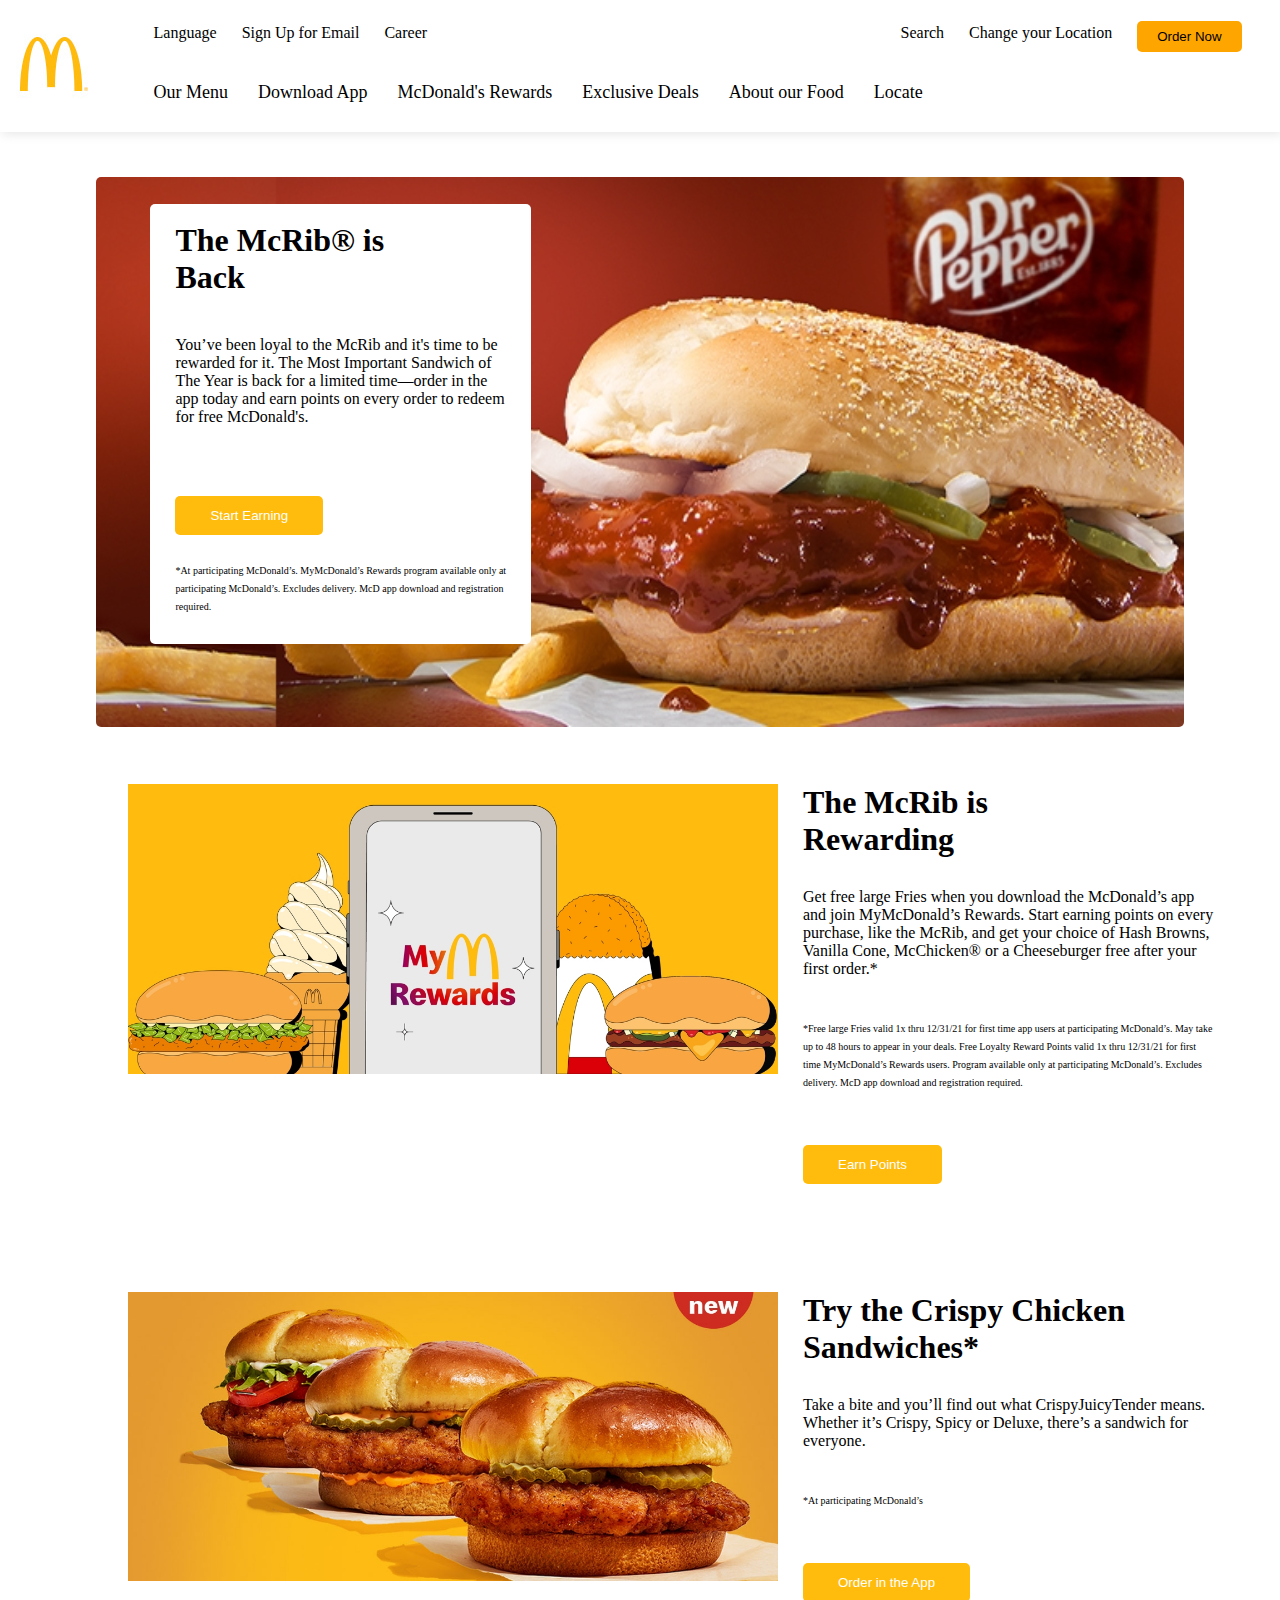
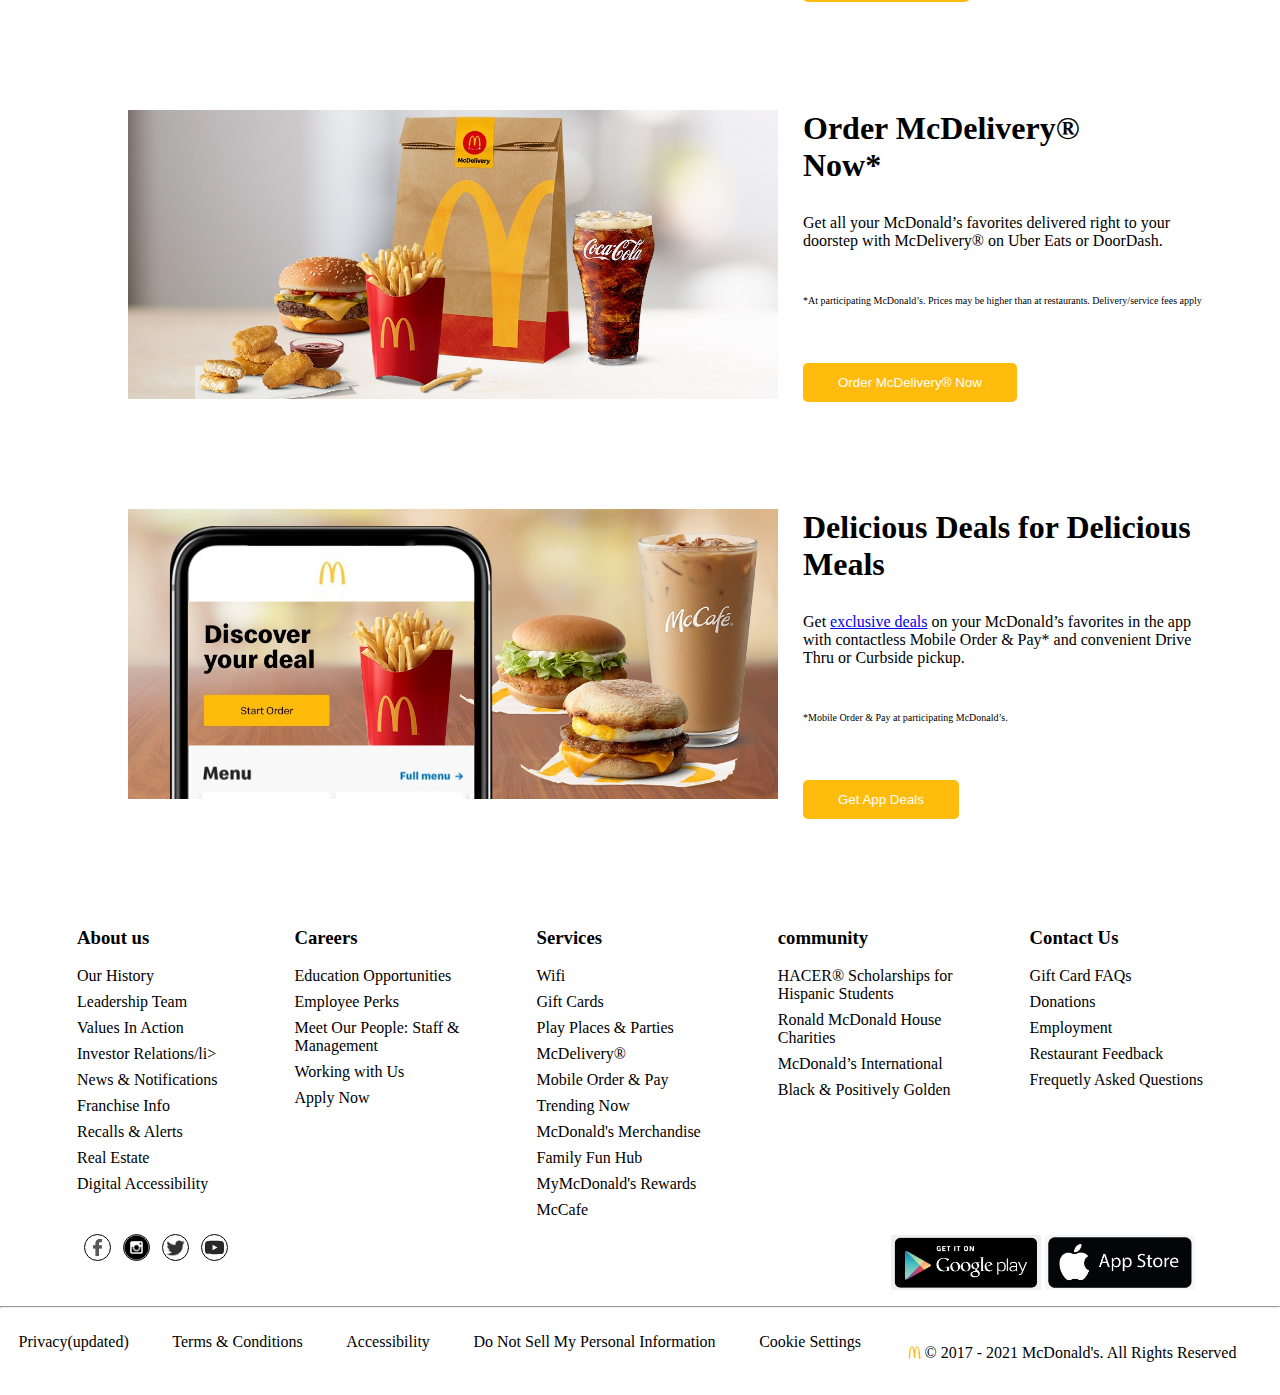
<file: index.html>
<!DOCTYPE html>
<html lang="en">
<head>
    <meta charset="UTF-8">
    <meta http-equiv="X-UA-Compatible" content="IE=edge">
    <meta name="viewport" content="width=device-width, initial-scale=1.0">
    <title>McDonald's: Burgers, Fries & more. Quality Ingredients</title>
    <link rel="stylesheet" href="style.css">
</head>
<body>
    <nav class="navigation">
        <div class="logo">
            <img src="./images/logo.jpg" alt="logo">
        </div>
        <div class="menu-list">
            <div class="menu-1">
                <ul class="menu1-list1">
                    <li><a class="menu1-links" href="#">Language</a></li>
                    <li><a class="menu1-links" href="#">Sign Up for Email</a></li>
                    <li><a class="menu1-links" href="#">Career</a></li>
                </ul>
                <ul class="menu1-list2">
                    <li><a class="menu1-links" href="#">Search</a></li>
                    <li><a class="menu1-links" href="#">Change your Location</a></li>
                    <button>Order Now</button>
                </ul>
            </div>
            <div class="menu-2">
                <ul class="menu2-list">
                    <li><a class="menu2-links" href="#">Our Menu</a></li>
                    <li><a class="menu2-links" href="./pages/download-app.html">Download App</a></li>
                    <li><a class="menu2-links" href="#">McDonald's Rewards</a></li>
                    <li><a class="menu2-links" href="./pages/deals.html">Exclusive Deals</a></li>
                    <li><a class="menu2-links" href="#">About our Food</a></li>
                    <li><a class="menu2-links" href="#">Locate</a></li>
                </ul>
            </div>
        </div>
    </nav>
    <div class="banner">
        <div class="banner-text">
           <div class="text-container">
                <h2>
                    The McRib® is <br> Back
                </h2>
                <p>
                    You’ve been loyal to the McRib and it's time to be rewarded for it.
                     The Most Important Sandwich of The Year is back for a limited time—order
                      in the app today and earn points on every order to redeem for free McDonald's.
                </p>
                <button>Start Earning</button>
                <br>
                <small class="inner-text">
                    *At participating McDonald’s. MyMcDonald’s Rewards program available only at 
                    participating McDonald’s. Excludes delivery. McD app download and registration 
                    required.
                </small>
            </div>
        </div>
    </div>
    <div class="banner2">
        <div class="banner-img">
            <img src="./images/img1.jpg" alt="mcRib-reward">
        </div>
        <div class="banner2-text">
            <div>
                <h2>
                    The McRib is<br> Rewarding
                </h2>
                <p>
                    Get free large Fries when you download the McDonald’s app 
                    and join MyMcDonald’s Rewards. Start earning points on every purchase, 
                    like the McRib, and get your choice of Hash Browns, Vanilla Cone, 
                    McChicken® or a Cheeseburger free after your first order.*
                </p>
                <small class="inner-text">
                    *Free large Fries valid 1x thru 12/31/21 for first time app users at 
                    participating McDonald’s. May take up to 48 hours to appear in your deals. 
                    Free Loyalty Reward Points valid 1x thru 12/31/21 for first time MyMcDonald’s 
                    Rewards users. Program available only at participating McDonald’s. 
                    Excludes delivery.  
                    McD app download and registration required.
                </small>
                <br>
                <button>Earn Points</button>
            </div>
        </div>
    </div>
    <div class="banner2">
        <div class="banner-img">
            <img src="./images/img3.jpg" alt="mcRib-reward">
        </div>
        <div class="banner2-text">
            <div>
                <h2>
                    Try the Crispy Chicken<br> Sandwiches*
                </h2>
                <p>
                    Take a bite and you’ll find out what CrispyJuicyTender means.
                     Whether it’s Crispy, Spicy or Deluxe, there’s a sandwich for everyone.
                </p>
                <small class="inner-text">
                    *At participating McDonald’s
                </small>
                <br>
                <button>Order in the App</button>
            </div>
        </div>
    </div>
    <div class="banner2">
        <div class="banner-img">
            <img src="./images/img2.jpg" alt="mcRib-reward">
        </div>
        <div class="banner2-text">
            <div>
                <h2>
                    Order McDelivery®<br> Now*
                </h2>
                <p>
                    Get all your McDonald’s favorites delivered right to your doorstep with 
                    McDelivery® on Uber Eats or DoorDash.
                </p>
                <small class="inner-text">
                    *At participating McDonald’s. Prices may be higher than at restaurants. 
                    Delivery/service fees apply
                </small>
                <br>
                <button>Order McDelivery® Now</button>
            </div>
        </div>
    </div>
    <div class="banner2">
        <div class="banner-img">
            <img src="./images/img4.jpg" alt="mcRib-reward">
        </div>
        <div class="banner2-text">
            <div>
                <h2>
                    Delicious Deals for Delicious<br> Meals
                </h2>
                <p>Get <a href="#">exclusive deals</a>&nbsp;on your McDonald’s 
                    favorites in the app with contactless Mobile Order &amp; Pay* and convenient 
                    Drive Thru or Curbside pickup.</p>
                <small class="inner-text">
                    *Mobile Order & Pay at participating McDonald’s.
                </small>
                <br>
                <button>Get App Deals</button>
            </div>
        </div>
    </div>
    <div class="footer">
            <ul>
                <h3>About us</h3>
                <br>
                <li>Our History</li>
                <li>Leadership Team</li>
                <li>Values In Action</li>
                <li>Investor Relations/li>
                <li>News & Notifications</li>
                <li>Franchise Info</li>
                <li>Recalls & Alerts</li>
                <li>Real Estate</li>
                <li>Digital Accessibility</li>
            </ul>
            <ul>
                <h3>Careers</h3>
                <br>
                <li>Education Opportunities</li>
                <li>Employee Perks</li>
                <li>Meet Our People: Staff &<br> Management</li>
                <li>Working with Us</li>
                <li>Apply Now</li>
            </ul>
            <ul>
                <h3>Services</h3>
                <br>
                <li>Wifi</li>
                <li>Gift Cards</li>
                <li>Play Places & Parties</li>
                <li>McDelivery®</li>
                <li>Mobile Order & Pay</li>
                <li>Trending Now</li>
                <li>McDonald's Merchandise</li>
                <li>Family Fun Hub</li>
                <li>MyMcDonald's Rewards</li>
                <li>McCafe</li>
            </ul>
            <ul>
                <h3>community</h3>
                <br>
                <li>HACER® Scholarships for<br>
                     Hispanic Students</li>
                <li>Ronald McDonald House<br>
                     Charities</li>
                <li>McDonald’s International</li>
                <li>Black & Positively Golden</li>
            </ul>
            <ul>
                <h3>Contact Us</h3>
                <br>
                <li>Gift Card FAQs</li>
                <li>Donations</li>
                <li>Employment</li>
                <li>Restaurant Feedback</li>
                <li>Frequetly Asked Questions</li>
            </ul>
    </div>
    <div class="footer">
        <div class="icons">
        <div class="social">
            <ul class="social-icons">
                <li>
                    <img src="./images/PngItem_5191996.png" width="25px" height="25px" style="margin: 0;" alt="">
                    <img src="./images/download.png" width="25px" height="25px" style="margin: 0;" alt="">
                    <img src="./images/twitter-1722376-1466162.png" width="25px" height="25px" style="margin: 0;" alt="">
                    <img src="./images/YouTube-Icon-Almost-Black-Logo.wine.svg" width="25px" height="25px" style="margin: 0;" alt="">
                </li>
            </ul>
        </div>
        <div class="stores">
            <button class="play-store"></button>
            <button class="apple-store"></button>
        </div>
        </div>
    </div>
        <hr>
    <ul class="copyright">
        <li><a href="#">Privacy(updated)</a></li>
        <li><a href="#">Terms & Conditions</a></li>
        <li><a href="#">Accessibility</a></li>
        <li><a href="#">Do Not Sell My Personal Information</a></li>
        <li><a href="#">Cookie Settings</a></li>
        <li><a href="#"><img src="./images/logo.jpg" height="25px" alt="footer logo">&copy; 2017 - 2021 McDonald's. All Rights Reserved</a></li>
    </ul>    
</body>
</html>
</file>
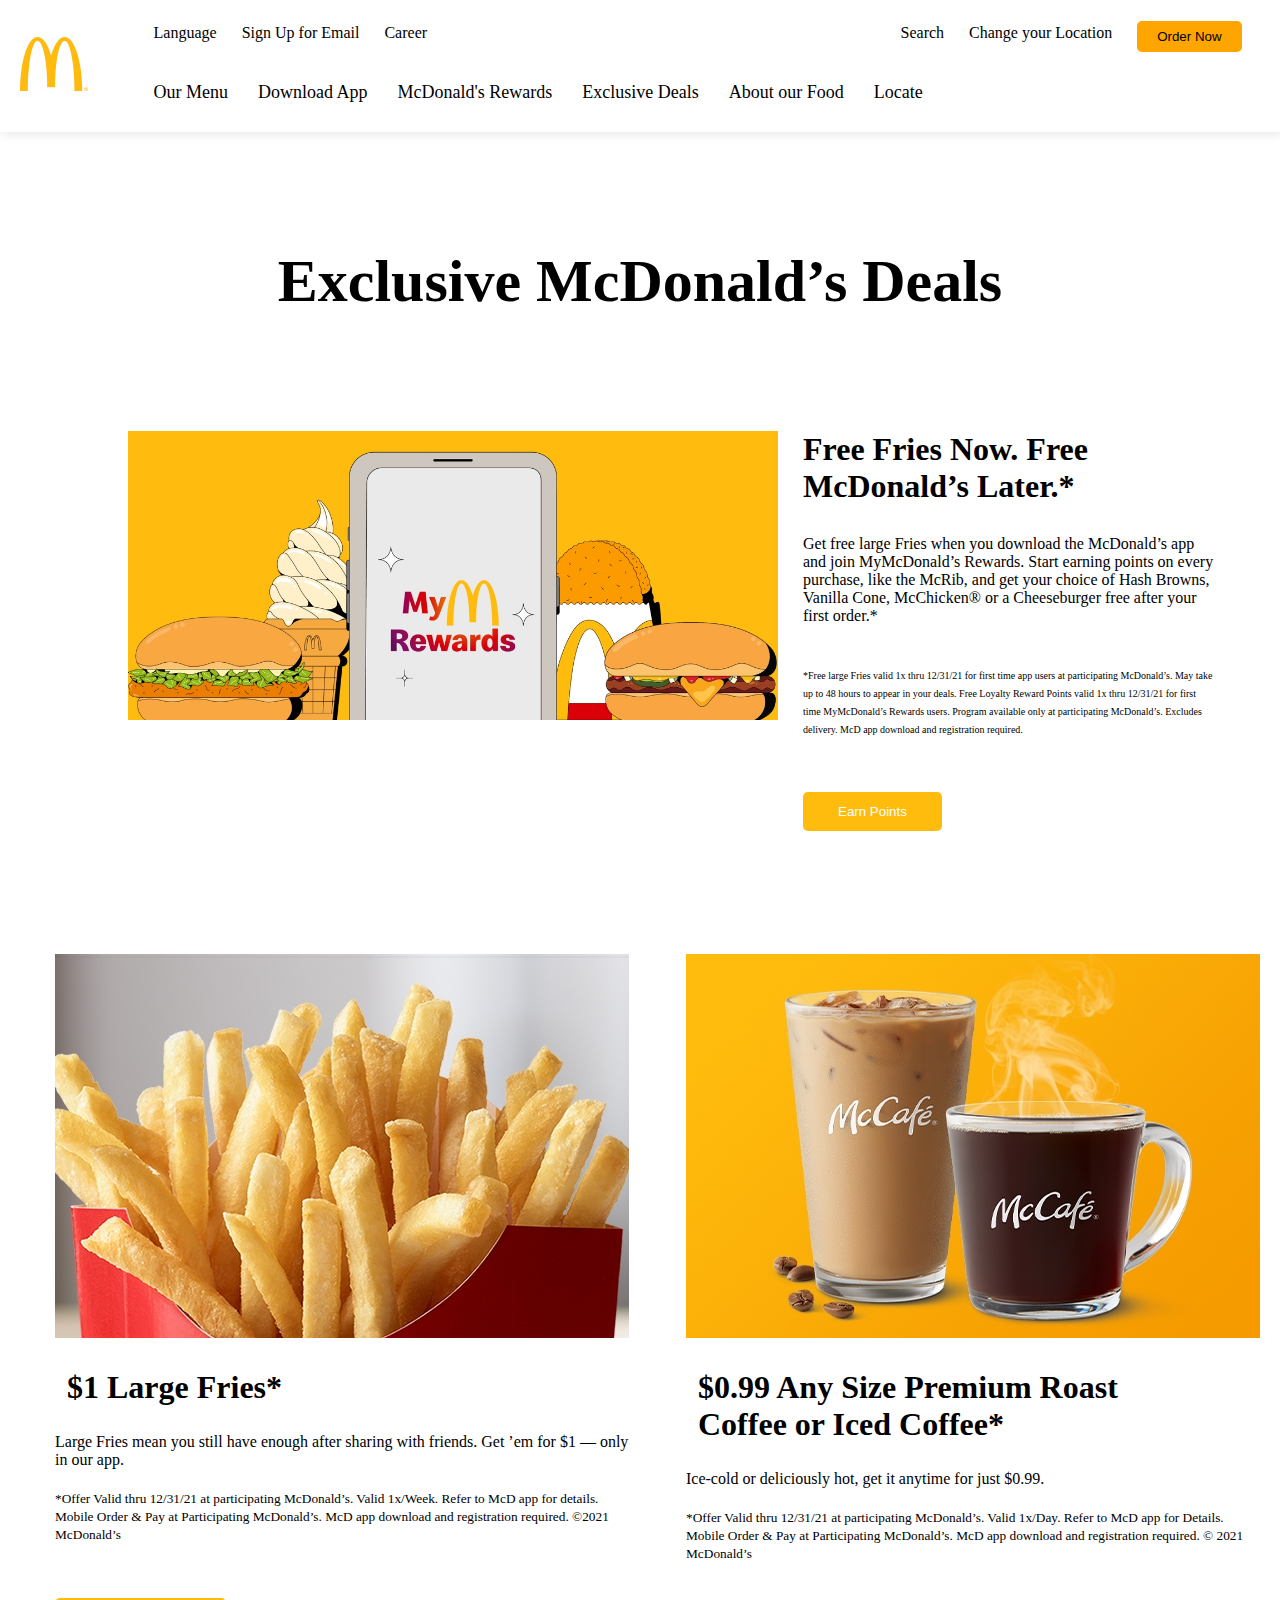
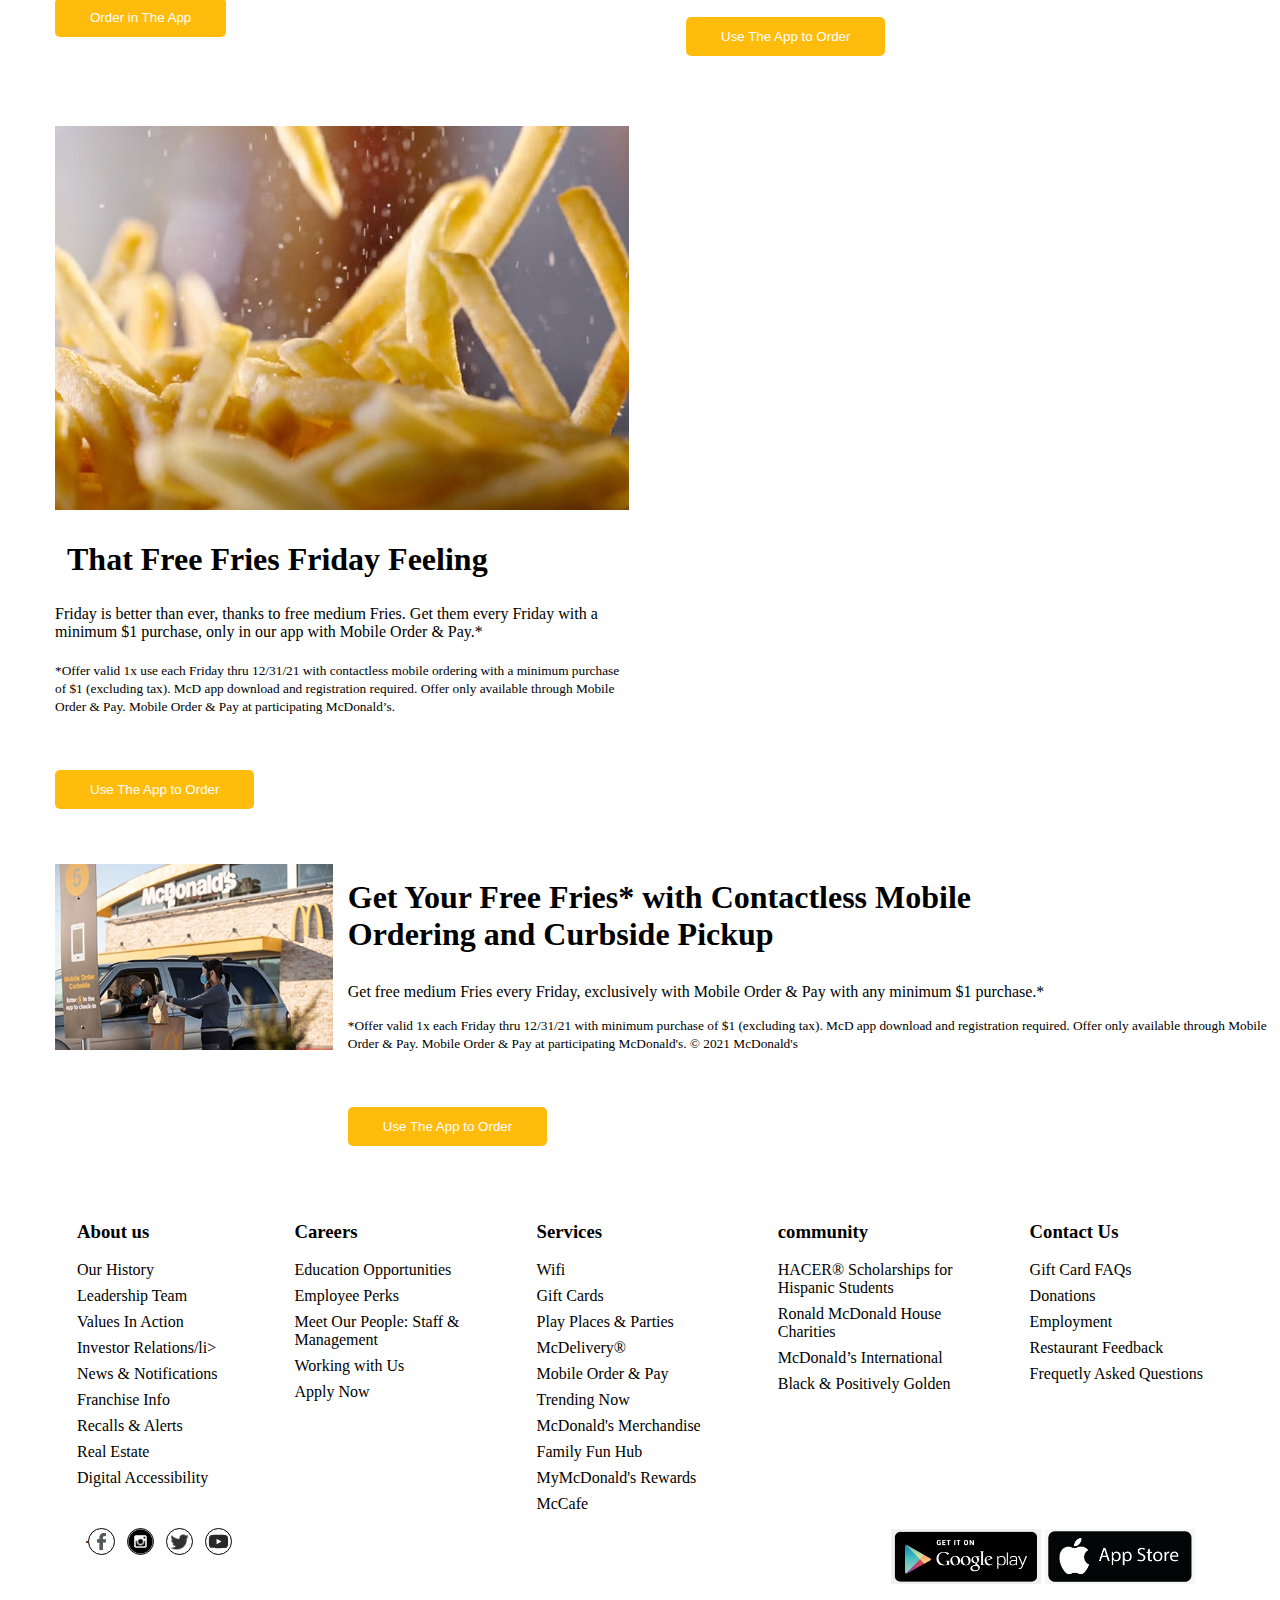
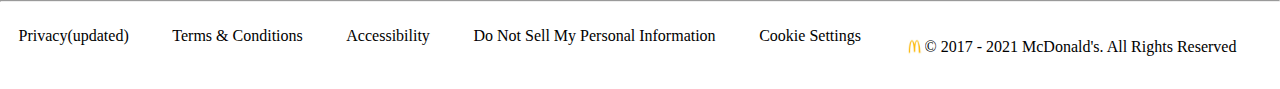
<file: pages/deals.html>
<!DOCTYPE html>
<html lang="en">
<head>
    <meta charset="UTF-8">
    <meta http-equiv="X-UA-Compatible" content="IE=edge">
    <meta name="viewport" content="width=device-width, initial-scale=1.0">
    <title>McDonald's Coupon & Deals Near Me | McDonald’s</title>
    <link rel="stylesheet" href="../style.css">
</head>
<body>
    <nav class="navigation">
        <div class="logo">
            <a href="../index.html"><img src="../images/logo.jpg" alt="logo"></a>
        </div>
        <div class="menu-list">
            <div class="menu-1">
                <ul class="menu1-list1">
                    <li><a class="menu1-links" href="#">Language</a></li>
                    <li><a class="menu1-links" href="#">Sign Up for Email</a></li>
                    <li><a class="menu1-links" href="#">Career</a></li>
                </ul>
                <ul class="menu1-list2">
                    <li><a class="menu1-links" href="#">Search</a></li>
                    <li><a class="menu1-links" href="#">Change your Location</a></li>
                    <button>Order Now</button>
                </ul>
            </div>
            <div class="menu-2">
                <ul class="menu2-list">
                    <li><a class="menu2-links" href="#">Our Menu</a></li>
                    <li><a class="menu2-links" href="#">Download App</a></li>
                    <li><a class="menu2-links" href="#">McDonald's Rewards</a></li>
                    <li><a class="menu2-links" href="../pages/deals.html">Exclusive Deals</a></li>
                    <li><a class="menu2-links" href="#">About our Food</a></li>
                    <li><a class="menu2-links" href="#">Locate</a></li>
                </ul>
            </div>
        </div>
    </nav>
    <h1 style="text-align: center; font-size: 60px; margin: 100px 0;">Exclusive McDonald’s Deals</h1>
    <div class="banner2">
        <div class="banner-img">
            <img src="../images/img1.jpg" alt="mcRib-reward">
        </div>
        <div class="banner2-text">
            <div>
                <h2>
                    Free Fries Now. Free<br> McDonald’s Later.*
                </h2>
                <p>
                    Get free large Fries when you download the McDonald’s app 
                    and join MyMcDonald’s Rewards. Start earning points on every purchase, 
                    like the McRib, and get your choice of Hash Browns, Vanilla Cone, 
                    McChicken® or a Cheeseburger free after your first order.*
                </p>
                <small class="inner-text">
                    *Free large Fries valid 1x thru 12/31/21 for first time app users at 
                    participating McDonald’s. May take up to 48 hours to appear in your deals. 
                    Free Loyalty Reward Points valid 1x thru 12/31/21 for first time MyMcDonald’s 
                    Rewards users. Program available only at participating McDonald’s. 
                    Excludes delivery.  
                    McD app download and registration required.
                </small>
                <br>
                <button>Earn Points</button>
            </div>
        </div>
    </div>
    <div class="deals-banner">
        <div class="banner-text-below">
            <div class="banner-text-below-img">
                <img src="../images/2PUB_LargeFries_574x384.jpg" alt="">
            </div>
            <div class="banner-text-below-txt">
                <h1>$1 Large Fries*</h1>
                <p>
                    Large Fries mean you still have enough after sharing with friends. 
                    Get ’em for $1 — only in our app.
                </p>
                <small>
                    *Offer Valid thru 12/31/21 at participating McDonald’s. 
                    Valid 1x/Week. Refer to McD app for details. Mobile Order & 
                    Pay at Participating McDonald’s. 
                    McD app download and registration required. ©2021 McDonald’s
                </small>
                <br>
                <button>Order in The App</button>
            </div>
        </div>
        <div class="banner-text-below">
            <div class="banner-text-below-img">
                <img src="../images/2Pub_99_cafe_CentBev_DealsPage_574x384.jpg" alt="">
            </div>
            <div class="banner-text-below-txt">
                <h1>$0.99 Any Size Premium Roast<br> Coffee or Iced Coffee*</h1>
                <p>
                    Ice-cold or deliciously hot, get it anytime for just $0.99.
                </p>
                <small>
                    *Offer Valid thru 12/31/21 at participating McDonald’s. 
                    Valid 1x/Day. Refer to McD app for Details. Mobile Order & 
                    Pay at Participating McDonald’s. McD app download 
                    and registration required. © 2021 McDonald’s
                </small>
                <br>
                <button>Use The App to Order </button>
            </div>
        </div>
    </div>
    <div class="deals-banner">
        <div class="banner-text-below">
            <div class="banner-text-below-img">
                <img src="../images/FFF_2PUB_fries_friday__574x384.jpg" alt="">
            </div>
            <div class="banner-text-below-txt">
                <h1>That Free Fries Friday Feeling</h1>
                <p>
                    Friday is better than ever, thanks to free medium Fries. 
                    Get them every Friday with 
                    a minimum $1 purchase, only in our app with Mobile Order & Pay.*
                </p>
                <small>
                    *Offer valid 1x use each Friday thru 12/31/21 with contactless 
                    mobile ordering with a minimum purchase of $1 (excluding tax). 
                    McD app download and registration required. Offer only available 
                    through Mobile Order & Pay. 
                    Mobile Order & Pay at participating McDonald’s.
                </small>
                <br>
                <button>Use The App to Order </button>
            </div>
        </div>
    </div>
    <div class="deals-banner-below">
        <div>
            <img src="../images/1PUB_free_fries_Desktop_Curbside_376x252.jpg" alt="">
        </div>
        <div class="deals-banner-below-content">
            <h1>
                Get Your Free Fries* with Contactless Mobile<br> 
                Ordering and Curbside Pickup
            </h1>
            <p>
                Get free medium Fries every Friday, exclusively 
                with Mobile Order & Pay with any minimum $1 purchase.*
            </p>
            <small>
                *Offer valid 1x each Friday thru 12/31/21 with minimum purchase 
                of $1 (excluding tax). McD app download and registration required. 
                Offer only available through Mobile Order & Pay. 
                Mobile Order & Pay at participating McDonald's. © 2021 McDonald's
            </small>
            <br>
            <button>Use The App to Order </button>
        </div>
    </div>
    <div class="footer">
        <ul>
            <h3>About us</h3>
            <br>
            <li>Our History</li>
            <li>Leadership Team</li>
            <li>Values In Action</li>
            <li>Investor Relations/li>
            <li>News & Notifications</li>
            <li>Franchise Info</li>
            <li>Recalls & Alerts</li>
            <li>Real Estate</li>
            <li>Digital Accessibility</li>
        </ul>
        <ul>
            <h3>Careers</h3>
            <br>
            <li>Education Opportunities</li>
            <li>Employee Perks</li>
            <li>Meet Our People: Staff &<br> Management</li>
            <li>Working with Us</li>
            <li>Apply Now</li>
        </ul>
        <ul>
            <h3>Services</h3>
            <br>
            <li>Wifi</li>
            <li>Gift Cards</li>
            <li>Play Places & Parties</li>
            <li>McDelivery®</li>
            <li>Mobile Order & Pay</li>
            <li>Trending Now</li>
            <li>McDonald's Merchandise</li>
            <li>Family Fun Hub</li>
            <li>MyMcDonald's Rewards</li>
            <li>McCafe</li>
        </ul>
        <ul>
            <h3>community</h3>
            <br>
            <li>HACER® Scholarships for<br>
                 Hispanic Students</li>
            <li>Ronald McDonald House<br>
                 Charities</li>
            <li>McDonald’s International</li>
            <li>Black & Positively Golden</li>
        </ul>
        <ul>
            <h3>Contact Us</h3>
            <br>
            <li>Gift Card FAQs</li>
            <li>Donations</li>
            <li>Employment</li>
            <li>Restaurant Feedback</li>
            <li>Frequetly Asked Questions</li>
        </ul>
</div>
<div class="footer">
    <div class="icons">
    <div class="social">
        <ul class="social-icons">.
            <li>
                <img src="../images/PngItem_5191996.png" width="25px" height="25px" style="margin: 0;" alt="">
                <img src="../images/download.png" width="25px" height="25px" style="margin: 0;" alt="">
                <img src="../images/twitter-1722376-1466162.png" width="25px" height="25px" style="margin: 0;" alt="">
                <img src="../images/YouTube-Icon-Almost-Black-Logo.wine.svg" width="25px" height="25px" style="margin: 0;" alt="">
            </li>
        </ul>
    </div>
    <div class="stores">
        <button class="play-store"></button>
        <button class="apple-store"></button>
    </div>
    </div>
</div>
    <hr>
<ul class="copyright">
    <li><a href="#">Privacy(updated)</a></li>
    <li><a href="#">Terms & Conditions</a></li>
    <li><a href="#">Accessibility</a></li>
    <li><a href="#">Do Not Sell My Personal Information</a></li>
    <li><a href="#">Cookie Settings</a></li>
    <li><a href="#"><img src="../images/logo.jpg" height="25px" alt="footer logo">&copy; 2017 - 2021 McDonald's. All Rights Reserved</a></li>
</ul>
</body>
</html>
</file>
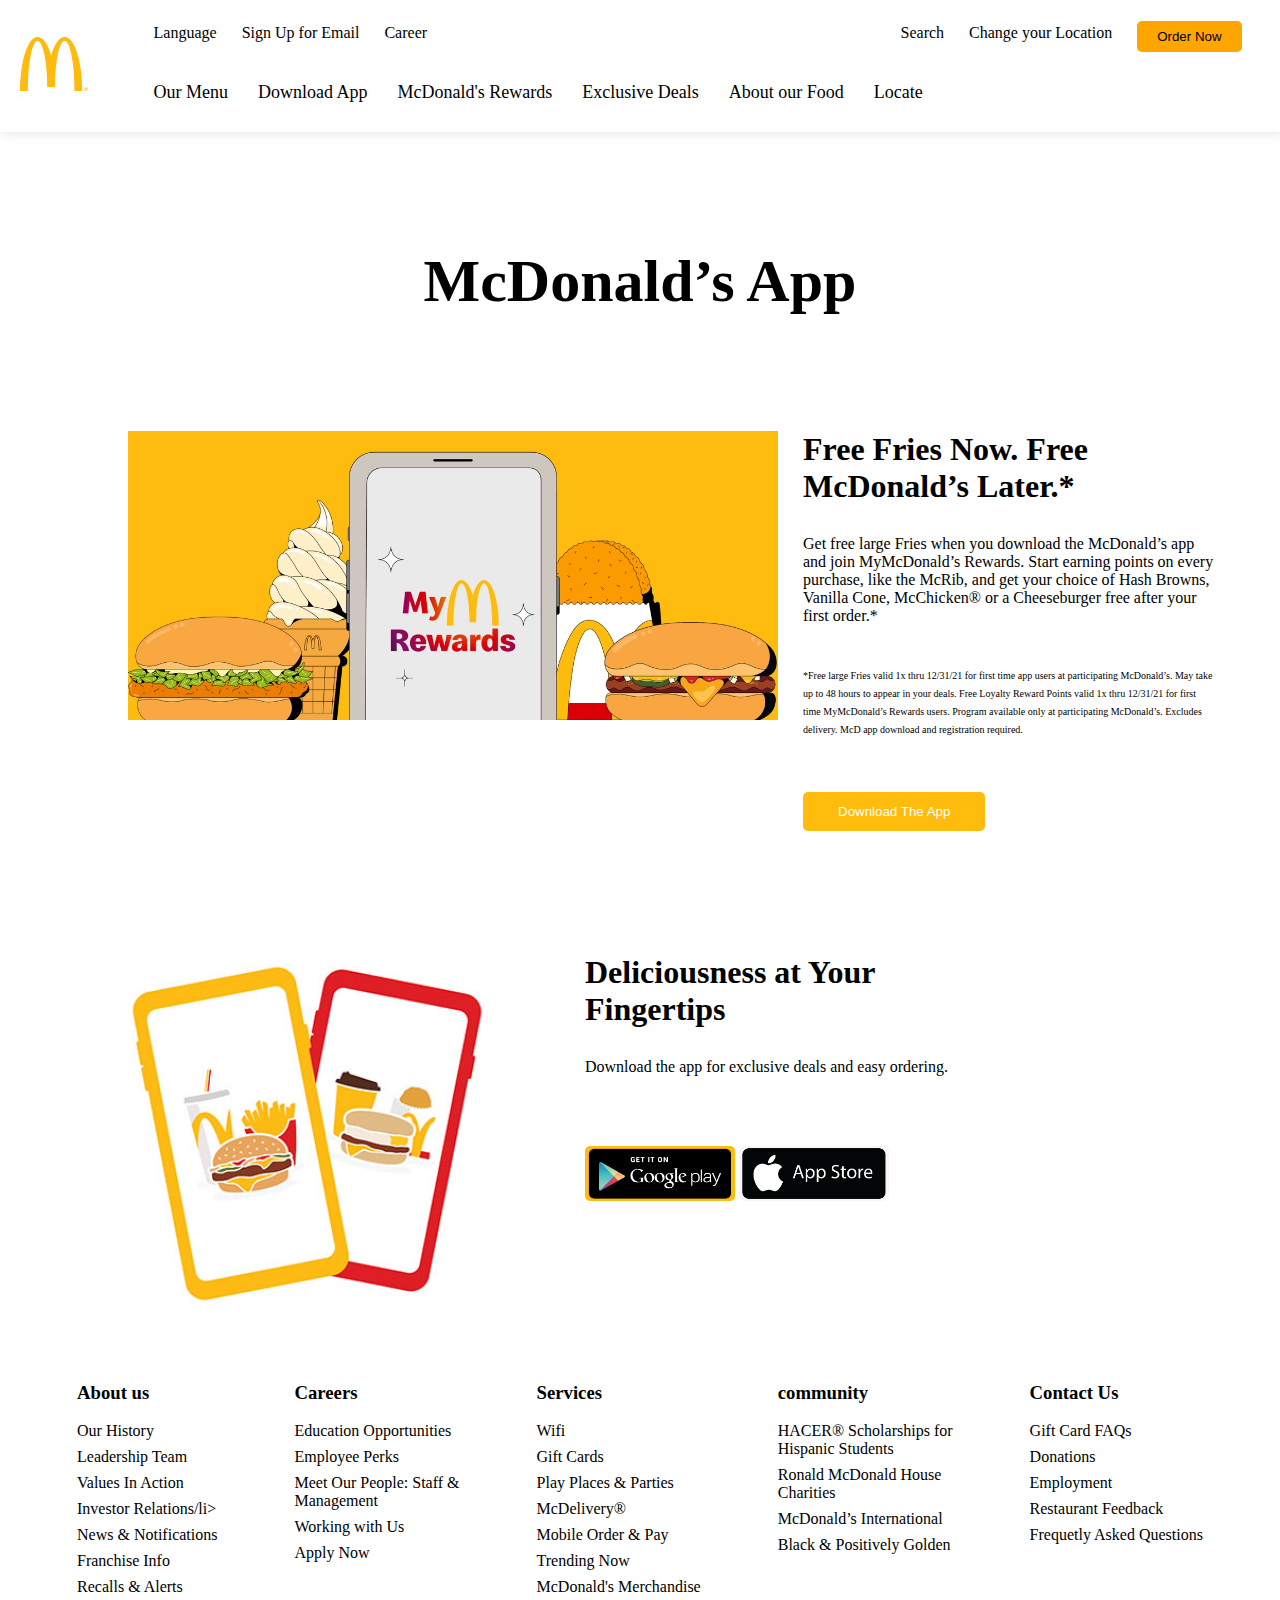
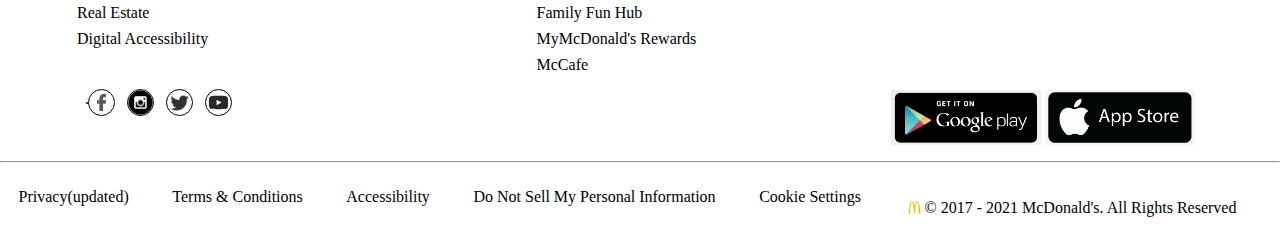
<file: pages/download-app.html>
<!DOCTYPE html>
<html lang="en">
<head>
    <meta charset="UTF-8">
    <meta http-equiv="X-UA-Compatible" content="IE=edge">
    <meta name="viewport" content="width=device-width, initial-scale=1.0">
    <title>Download The McDonald's App: Deals, Promotions & Rewards | McDonalds</title>
    <link rel="stylesheet" href="../style.css">
</head>
<body>
    <nav class="navigation">
        <div class="logo">
            <a href="../index.html"><img src="../images/logo.jpg" alt="logo"></a>
        </div>
        <div class="menu-list">
            <div class="menu-1">
                <ul class="menu1-list1">
                    <li><a class="menu1-links" href="#">Language</a></li>
                    <li><a class="menu1-links" href="#">Sign Up for Email</a></li>
                    <li><a class="menu1-links" href="#">Career</a></li>
                </ul>
                <ul class="menu1-list2">
                    <li><a class="menu1-links" href="#">Search</a></li>
                    <li><a class="menu1-links" href="#">Change your Location</a></li>
                    <button>Order Now</button>
                </ul>
            </div>
            <div class="menu-2">
                <ul class="menu2-list">
                    <li><a class="menu2-links" href="#">Our Menu</a></li>
                    <li><a class="menu2-links" href="#">Download App</a></li>
                    <li><a class="menu2-links" href="#">McDonald's Rewards</a></li>
                    <li><a class="menu2-links" href="../pages/deals.html">Exclusive Deals</a></li>
                    <li><a class="menu2-links" href="#">About our Food</a></li>
                    <li><a class="menu2-links" href="#">Locate</a></li>
                </ul>
            </div>
        </div>
    </nav>
    <h1 style="text-align: center; font-size: 60px; margin: 100px 0;">McDonald’s App</h1>
    <div class="banner2">
        <div class="banner-img">
            <img src="../images/img1.jpg" alt="mcRib-reward">
        </div>
        <div class="banner2-text">
            <div>
                <h2>
                    Free Fries Now. Free<br> McDonald’s Later.*
                </h2>
                <p>
                    Get free large Fries when you download the McDonald’s app 
                    and join MyMcDonald’s Rewards. Start earning points on every purchase, 
                    like the McRib, and get your choice of Hash Browns, Vanilla Cone, 
                    McChicken® or a Cheeseburger free after your first order.*
                </p>
                <small class="inner-text">
                    *Free large Fries valid 1x thru 12/31/21 for first time app users at 
                    participating McDonald’s. May take up to 48 hours to appear in your deals. 
                    Free Loyalty Reward Points valid 1x thru 12/31/21 for first time MyMcDonald’s 
                    Rewards users. Program available only at participating McDonald’s. 
                    Excludes delivery.  
                    McD app download and registration required.
                </small>
                <br>
                <button>Download The App</button>
            </div>
        </div>
    </div>
    <div class="deals-banner-below">
        <div>
            <img src="../images/AppPromo_DownloadApp_475x360.jpg" alt="app-download">
        </div>
        <div class="deals-banner-below-content">
            <h1>
                Deliciousness at Your<br> Fingertips
            </h1>
            <p>
                Download the app for exclusive deals and easy ordering.
            </p>
            <div class="stores">
                <button class="play-store"></button>
                <button class="apple-store"></button>
            </div>
        </div>
    </div>
    <div class="footer">
        <ul>
            <h3>About us</h3>
            <br>
            <li>Our History</li>
            <li>Leadership Team</li>
            <li>Values In Action</li>
            <li>Investor Relations/li>
            <li>News & Notifications</li>
            <li>Franchise Info</li>
            <li>Recalls & Alerts</li>
            <li>Real Estate</li>
            <li>Digital Accessibility</li>
        </ul>
        <ul>
            <h3>Careers</h3>
            <br>
            <li>Education Opportunities</li>
            <li>Employee Perks</li>
            <li>Meet Our People: Staff &<br> Management</li>
            <li>Working with Us</li>
            <li>Apply Now</li>
        </ul>
        <ul>
            <h3>Services</h3>
            <br>
            <li>Wifi</li>
            <li>Gift Cards</li>
            <li>Play Places & Parties</li>
            <li>McDelivery®</li>
            <li>Mobile Order & Pay</li>
            <li>Trending Now</li>
            <li>McDonald's Merchandise</li>
            <li>Family Fun Hub</li>
            <li>MyMcDonald's Rewards</li>
            <li>McCafe</li>
        </ul>
        <ul>
            <h3>community</h3>
            <br>
            <li>HACER® Scholarships for<br>
                 Hispanic Students</li>
            <li>Ronald McDonald House<br>
                 Charities</li>
            <li>McDonald’s International</li>
            <li>Black & Positively Golden</li>
        </ul>
        <ul>
            <h3>Contact Us</h3>
            <br>
            <li>Gift Card FAQs</li>
            <li>Donations</li>
            <li>Employment</li>
            <li>Restaurant Feedback</li>
            <li>Frequetly Asked Questions</li>
        </ul>
</div>
<div class="footer">
    <div class="icons">
    <div class="social">
        <ul class="social-icons">.
            <li>
                <img src="../images/PngItem_5191996.png" width="25px" height="25px" style="margin: 0;" alt="">
                <img src="../images/download.png" width="25px" height="25px" style="margin: 0;" alt="">
                <img src="../images/twitter-1722376-1466162.png" width="25px" height="25px" style="margin: 0;" alt="">
                <img src="../images/YouTube-Icon-Almost-Black-Logo.wine.svg" width="25px" height="25px" style="margin: 0;" alt="">
            </li>
        </ul>
    </div>
    <div class="stores">
        <button class="play-store"></button>
        <button class="apple-store"></button>
    </div>
    </div>
</div>
    <hr>
<ul class="copyright">
    <li><a href="#">Privacy(updated)</a></li>
    <li><a href="#">Terms & Conditions</a></li>
    <li><a href="#">Accessibility</a></li>
    <li><a href="#">Do Not Sell My Personal Information</a></li>
    <li><a href="#">Cookie Settings</a></li>
    <li><a href="#"><img src="../images/logo.jpg" height="25px" alt="footer logo">&copy; 2017 - 2021 McDonald's. All Rights Reserved</a></li>
</ul>
</body>
</html>
</file>
<file: style.css>
*{
    padding: 0;
    margin: 0;
}
.navigation {
    display: flex;
    padding: 10px 0;
    align-items: center;
    box-shadow: 2px 2px 10px rgba(216, 214, 214, 0.6);
}

.logo {
    width: 12%;
}

.menu-list {
    width: 85%;
}

.menu-1 {
    display: flex;
    justify-content: space-between;
    margin-bottom: 30px;
}

.menu1-list1, .menu1-list2, .menu2-list {
    display: flex;
    font-size: 14px;
    list-style: none;
    align-items: center;
}

.menu1-list2 button {
    padding: 8px 20px;
    border: none;
    background-color: orange;
    border-radius: 5px;

}

.menu1-links, .menu2-links {
    text-decoration: none;
    color: black;
    padding-right: 25px;
}

.menu-2 {
    display: flex;
}

.menu2-links {
    font-size: 18px;
    padding-right: 30px;
}

.banner {
    background-image: url('./images/Carousel_McRib_LaunchSustain_HomePage_Mobile_767x340.jpg');
    background-size: cover;
    width: 85%;
    height: 550px;
    margin: 3.5% 0 4.5%  7.5%;
    border-radius: 5px;
    background-position-x: 180px;
}

.banner-text {
    background-color: white;
    width: 35%;
    height: 440px;
    position: relative;
    top: 5%;
    left: 5%;
    border-radius: 5px;
}

.text-container {
    padding: 18px 25px;
}

.text-container h2, 
.banner2-text h2 {
    padding-bottom: 15px;
    font-size: xx-large;
}

.text-container p {
    font-family: Georgia, 'Times New Roman', Times, serif;
    padding-top: 25px;
}

.text-container button, .banner2-text button {
    padding: 12px 35px;
    color: white;
    background-color:rgb(255,188,13);
    border: none;
    border-radius: 5px;

    margin-top: 55px;
    margin-bottom: 25px;
}

.banner2 {
    width: 85%;
    margin: 3.5% 4.5% 4.5%  6.5%;
    display: flex;
    margin-left: 10%;
    gap: 25px;
}

.deals-banner {
    display: flex;
    width: 100%;
}

.banner-text-below {
    width: 45%;
    margin-left: 55px;
    margin-bottom: 30px;
}

.banner-text-below button, 
.deals-banner-below-content button {
    padding: 12px 35px;
    color: white;
    background-color:rgb(255,188,13);
    border: none;
    border-radius: 5px;
    margin-top: 55px;
    margin-bottom: 25px;
}

.banner-text-below h1 {
    padding: 12px;
}

.banner-text-below p {
    margin-bottom: 5px;
}

.deals-banner-below {
    width: 100%;
    display: flex;
    margin-bottom: 50px;
}

.deals-banner-below img {
    margin-left: 55px;
    width: 95%;
}

.deals-banner-below-content {
    margin-left: 55px;
}

.banner-text-below img, h1, p {
    padding: 15px 0;
}

.banner-img {
    width: 60%;
    height: 150px;
}

.banner-img img {
    width: 650px;
}

.banner2-text {
    text-align: left;
    font-family: Georgia, 'Times New Roman', Times, serif;
    margin-bottom: 25px;
    position: relative;   
}

.banner2-text p {
    margin-bottom: 25px;
}

.inner-text {
    font-size: x-small;
}

.footer ul, li{
    list-style-type: none;
    margin-bottom: 8px;
    font-size: 16px;
}

.footer {
    display: flex;
    width: 100%;
    justify-content: space-evenly;
}

.footer img, .social-icons img {
    display: flex;
    width: 25px;
    height: 25px;
    outline: solid 1px;
    border-radius: 18px;
}
.icons {
    width: 100%;
    display: flex;
    justify-content: space-between;
    margin-bottom: 12px;
}

.social-icons {
    display: flex;
    margin-bottom: 5px;
    margin-left: 85px;
}

.social-icons {
    align-content: center;
}

.social-icons li {
    gap: 14px;
    display: flex;
}

.stores {
    margin-right: 85px;
}

.play-store, .apple-store {
    width: 150px;
    height: 55px;
    background-image: url('./images/google-play-store-icon-download-8.jpg');
    background-size: cover;
    background-position: center;
    border: none;
}

.apple-store {
    background-image: url('./images/25-253876_app-store-and-google-play-with-your-own.png');
    background-size: cover;

}

.trial button {
    padding: 35px 85px;
    background-image: url('./images/google-play-store-icon-download-8.jpg');
    background-size: cover;
}

.copyright {
    display: flex;
    list-style-type: none;
    justify-content: space-evenly;
    margin: 25px 0;
}

.copyright li {
    margin-right: 25px;
}

.copyright a {
    text-decoration: none;
    color: black;
}

.copyright img {
    top: 7px;
    position: relative;
    width: 20px;
}
</file>
